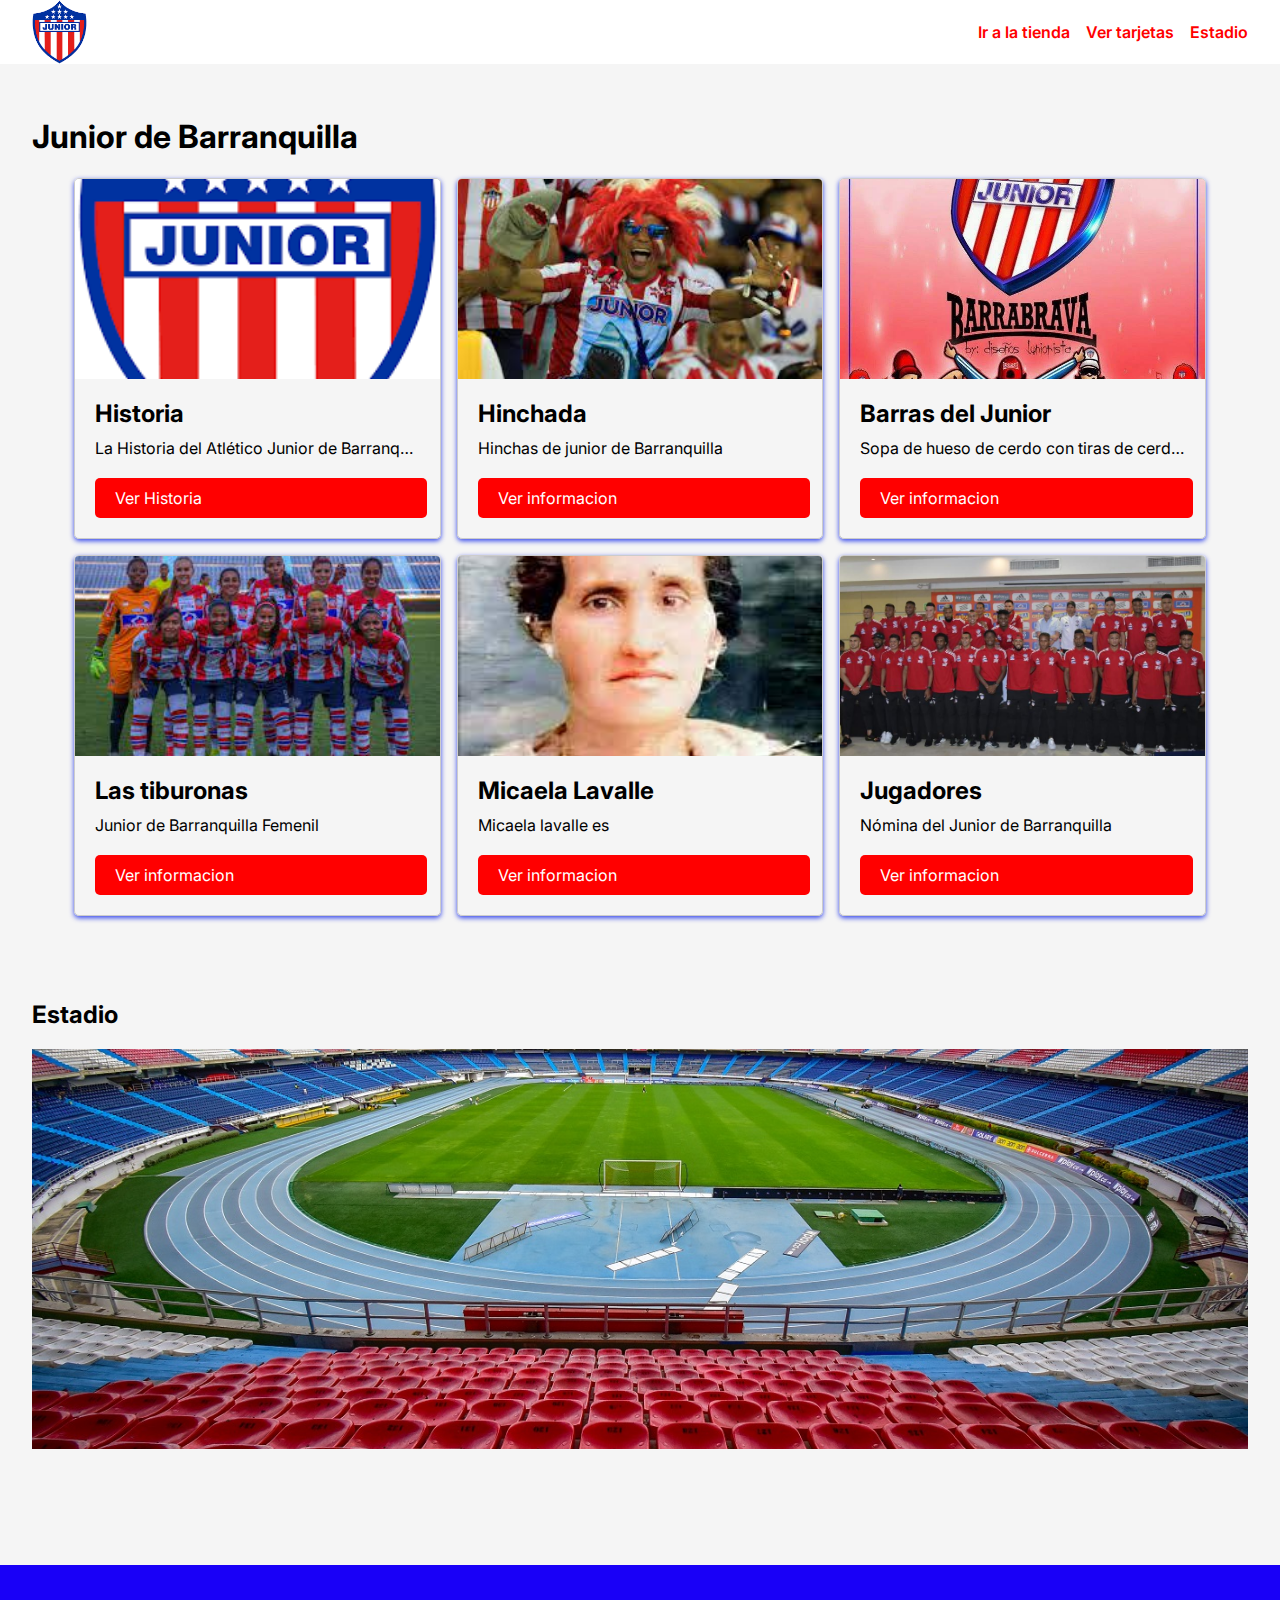
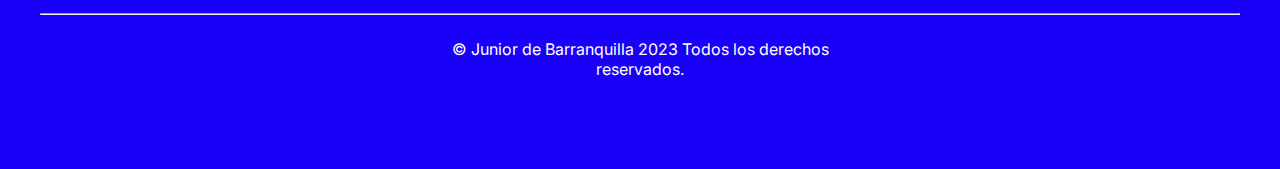
<file: templates/index.html>
<!DOCTYPE html>
<html lang="es">
  <head>
    <meta charset="UTF-8" />
    <meta http-equiv="X-UA-Compatible" content="IE=edge" />
    <meta name="viewport" content="width=device-width, initial-scale=1.0" />
    <title>Junior de Barranquilla</title>
    <link rel="stylesheet" href="/static/css/styles.css" />
  </head>
  <body>
    <header>
      <nav>
        <div class="logo">
          <img src="/media/escudo_deljunior.png" alt="Logo" />
        </div>
        <div class="enlaces">
          <ul>
            <li>
              <a
                href="https://app.juniorfc.co/"
                target="_blank"
                rel="noopener  noreferrer"
                >Ir a la tienda</a
              >
            </li>
            <li><a href="#Historia">Ver tarjetas</a></li>
            <li><a href="#metropolitano">Estadio</a></li>
          </ul>
        </div>
      </nav>
    </header>

    <main>
      <section id="contenedor-principal">
        <h1>Junior de Barranquilla</h1>

        <div class="menu" id="Historia">
          <div class="card">
            <img src="/media/escudo_deljunior.png" alt="Imagen de la tarjeta"/>
            <div class="card-info">
              <h2>Historia</h2>
              <p>
                La Historia del Atlético Junior de Barranquilla transcurre desde 1924, año en que
                se fundó como club en el barrio Rebolo de Barranquilla (Colombia) por Micaela Lavalle...
              </p>
              <a
                href="https://es.wikipedia.org/wiki/Historia_del_Junior_de_Barranquilla#:~:text=La%20Historia%20del%20Atl%C3%A9tico%20Junior,9%20campeonatos%20colombianos%2C%202%20Copas"
                target="_blank" rel="noopener noreferrer" >Ver Historia</a>
            </div>
          </div>

          <div class="card">
            <img
              src="/media/Hinchada.jpeg" alt="Imagen de la tarjeta"/>
            <div class="card-info">
              <h2>Hinchada</h2>
              <p>
                Hinchas de junior de Barranquilla
              </p>
              <a
                href="https://www.elheraldo.co/hinchas-de-junior"
                target="_blank" rel="noopener noreferrer" >Ver informacion</a >
            </div>
          </div>

          <div class="card">
            <img
              src="/media/barras.jpeg"
              alt="Imagen de la tarjeta"/>
            <div class="card-info">
              <h2>Barras del Junior</h2>
              <p>
                Sopa de hueso de cerdo con tiras de cerdo, cebolla y bok choy
              </p>
              <a
                href="https://barrabrava.net/club/junior-de-barranquilla/"
                target="_blank"
                rel="noopener noreferrer" >Ver informacion</a>
            </div>
          </div>

          <div class="card">
            <img
              src="/media/las_tiburonas.jpeg"
              alt="Imagen de la tarjeta"/>
            <div class="card-info">
              <h2>Las tiburonas</h2>
              <p>
                Junior de Barranquilla Femenil
              </p>
              <a
                href="https://app.juniorfc.co/las-tiburonas-debutaron-con-victoria-2-0-sobre-real-san-andres-7850"
                target="_blank"
                rel="noopener noreferrer">Ver informacion</a>
            </div>
          </div>

          <div class="card">
            <img
              src="/media/micaela_lavalle.jpeg"
              alt="Imagen de la tarjeta" />
            <div class="card-info">
              <h2>Micaela Lavalle</h2>
              <p>
                Micaela lavalle es 
              </p>
              <a
                href="https://futbolete.com/juniortupapa/micaela-la-madre-que-fundo-el-junior-de-barranquilla/796999/"
                target="_blank"
                rel="noopener noreferrer">Ver informacion</a >
            </div>
          </div>

          <div class="card">
            <img
              src="/media/plantel.jpeg"
              alt="Imagen de la tarjeta"
            />
            <div class="card-info">
              <h2>Jugadores</h2>
              <p>Nómina del Junior de Barranquilla</p>
              <a
                href="https://www.shoothecook.es/ramen-vegano-de-tofu-y-verduras/"
                target="_blank"
                rel="noopener noreferrer"
                >Ver informacion</a
              >
            </div>
          </div>
        </div>
      </section>
      <section id="contenedor-estadio">
        <h2 id="metropolitano">Estadio</h2>
        <div class="div-estadio">
            <a href="https://www.futbolred.com/curiosidades-de-futbol/estadio-metropolitano-de-barranquilla-ranking-de-los-mejores-estadios-para-jugar-futbol-en-el-mundo-117175" target="_blank">
            <img id="estadio" src="/media/metropolitano.jpg" alt="estadio"></a>
        </div>
      </section>
    </main>
    <footer class="footer">
      <div class="footer-container">
        
        <hr>
        <div class="footer-row">
          <div class="footer-col">
            <p>&copy; Junior de Barranquilla 2023 Todos los derechos reservados.</p>
          </div>
        </div>
      </div>
    </footer>
  </body>
</html>
</file>
<file: static/css/styles.css>
@import url('https://fonts.googleapis.com/css2?family=Inter:wght@200;400;600&display=swap');

body {
  margin: 0;
  font-family: 'Inter';
  background-color: whitesmoke;
}

header {
  position: sticky;
  top: 0px;
}

nav{
  display: flex;
  background-color: white;
  height: 4rem;
  justify-content: space-between;
  align-items: center;
}

.logo {
  display: flex;
  justify-content: center;
  align-items: center;
  height: 70%;
  padding: 2rem;
}

.logo img {
  width: 55px;
}

.enlaces {
  display: flex;
  width: 50%;
  
  justify-content: end;
  align-items: center;
  padding-right: 2rem;
}

.enlaces ul {
  display: flex;
  gap: 1rem;
  justify-content: center;
  align-items: center;
}

.enlaces ul li {
  list-style: none;
}

.enlaces ul li a:visited, .enlaces ul li a:link {
  text-decoration: none;
  color: red;
  font-weight: 600;
}

.enlaces ul li a:hover {
  color: rgb(196, 192, 192);
  transition: all 0.4s;
}

.card {
  border: 1px solid #ccc;
  border-radius: 5px;
  box-shadow: 0px 2px 5px rgba(4, 27, 233, 0.8);
  overflow: hidden;
  min-width: 300px;
  width: 30%;
}

.card img {
  display: block;
  height: 200px;
  object-fit: cover;
  width: 100%;
}

.card-info {
  padding: 20px;
}

.card-info p {
  font-size: 16px;
  margin: 0 0 20px;
  overflow: hidden;
  text-overflow: ellipsis;
  white-space: nowrap;
}

.card-info h2 {
  font-size: 24px;
  margin: 0 0 10px;
}

.card-info p {
  font-size: 16px;
  margin: 0 0 20px;
}

.card-info a {
  background-color: red;
  border-radius: 5px;
  color: white;
  display: inline-block;
  padding: 10px 20px;
  text-decoration: none;
  transition: background-color 0.3s ease;
  width: 90%;
}

.card-info a:hover {
  background-color: #762929;
}

#contenedor-principal {
  display: flex;
  flex-direction: column;
  padding: 2rem;
}

.menu {
  display: flex;
  width: 100%;
  justify-content: center;
  flex-wrap: wrap;
  gap: 1rem;
  align-items: center;
}

#contenedor-estadio {
  display: flex;
  flex-direction: column;
  padding: 2rem;
  max-width: 100%;
}

.div-estadio img {
  min-width: 100%;
  max-width: 100%;
  height: 400px;
  object-fit: cover;
}

label {
  display: block;
  font-weight: 600;
  margin-bottom: 5px;
  color: #FF6B6B;
}

input, textarea {
  padding: 10px;
  border: 2px solid #ddd;
  border-radius: 4px;
  font-size: 16px;
  width: 90%;
  font-family: 'Inter';
}

input:focus, textarea:focus {
  outline: none;
  box-shadow: 0px 0px 6px 0px #c70000;
}

input:hover, textarea:hover {
  border-color: #deb0b0;
}


button {
  background-color: #bd0000;
  color: white;
  border: none;
  border-radius: 5px;
  padding: 10px 20px;
  font-size: 16px;
  cursor: pointer;
  transition: background-color 0.3s ease;
}

button:hover {
  background-color: #E85858;
}

.footer {
  background-color: #1900f7;
  color: #fff;
  padding: 40px 0;
  font-size: 16px;
  margin-top: 5rem;
}

.footer-container {
  max-width: 1200px;
  margin: 0 auto;
  text-align: center;
}

.footer-row {
  display: flex;
  justify-content: center;
  margin-bottom: 40px;
}

.footer-col {
  width: calc(100% / 3);
}

.footer-col h3 {
  margin-bottom: 20px;
}

.footer-col p {
  margin-bottom: 10px;
}

ul {
  list-style: none;
  padding: 0;
}

ul li a {
  color: #fff;
}

ul li a:hover {
  text-decoration: underline;
}
</file>
